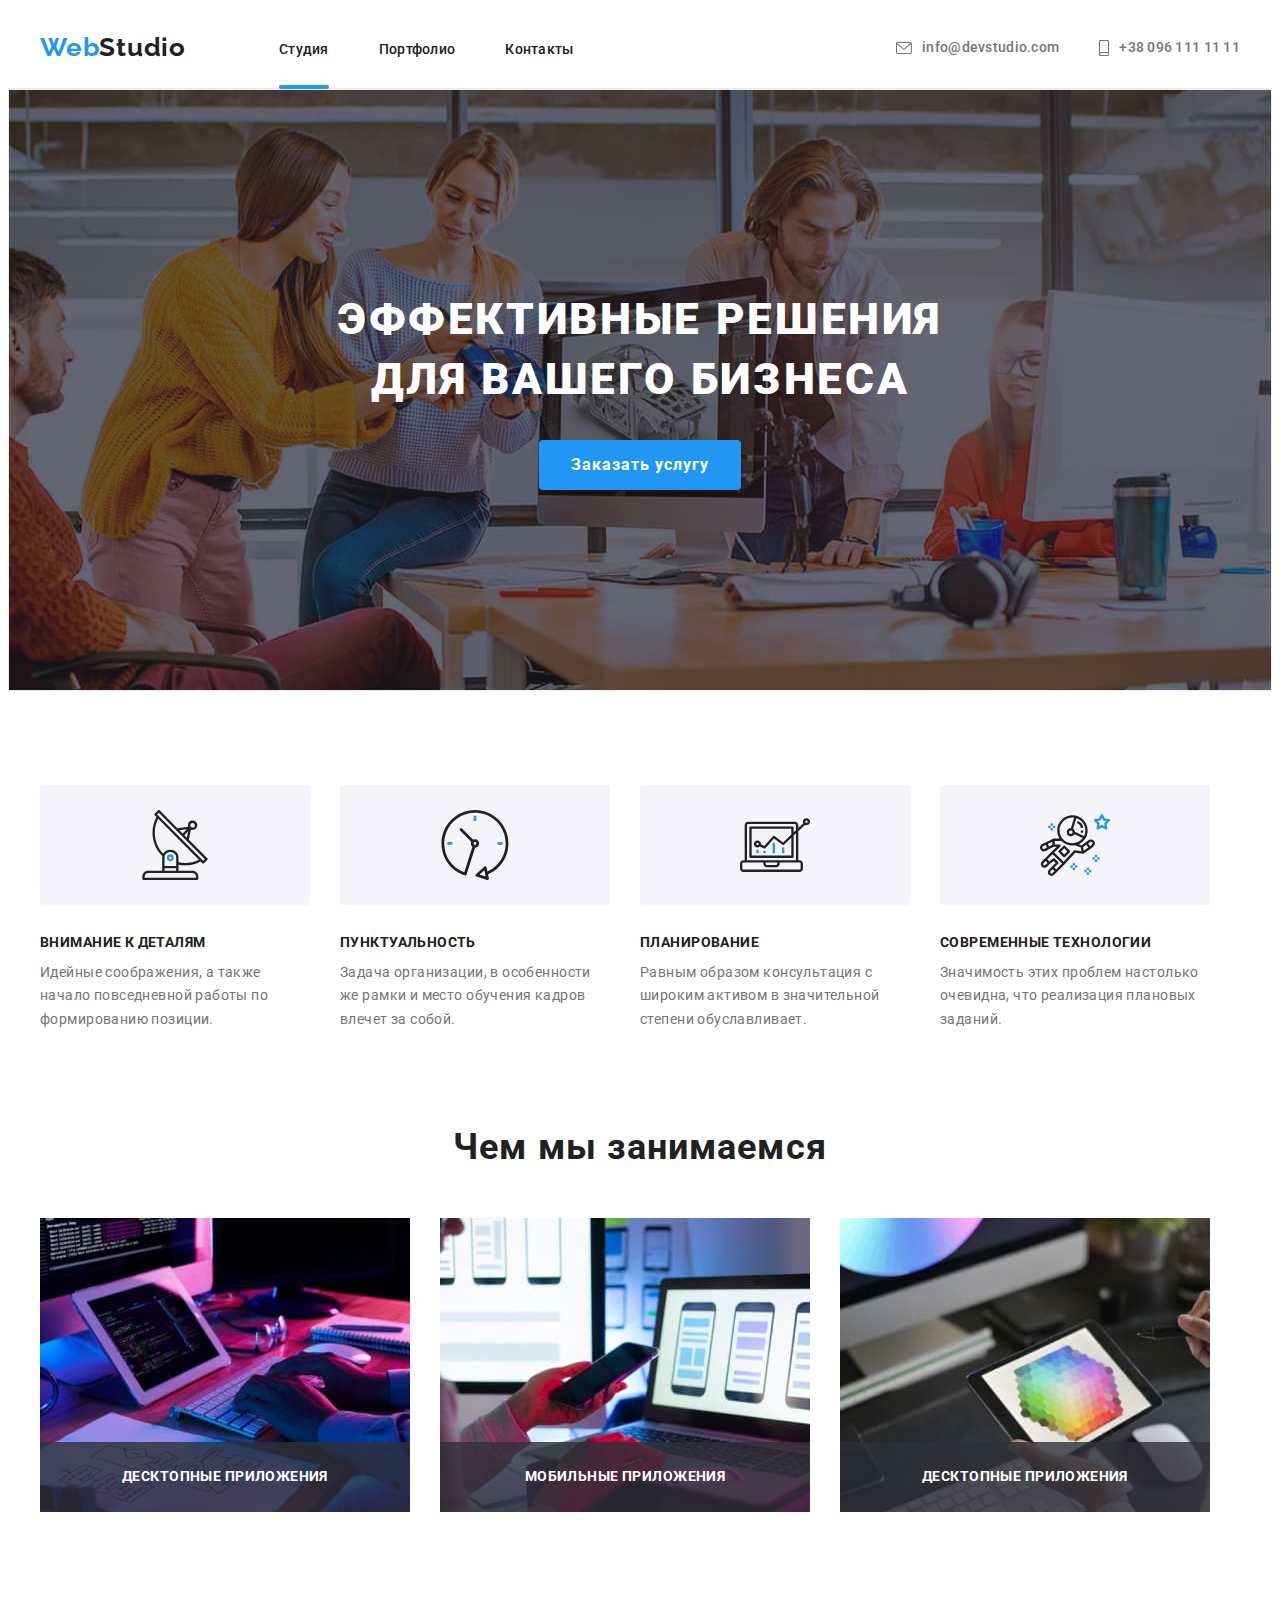
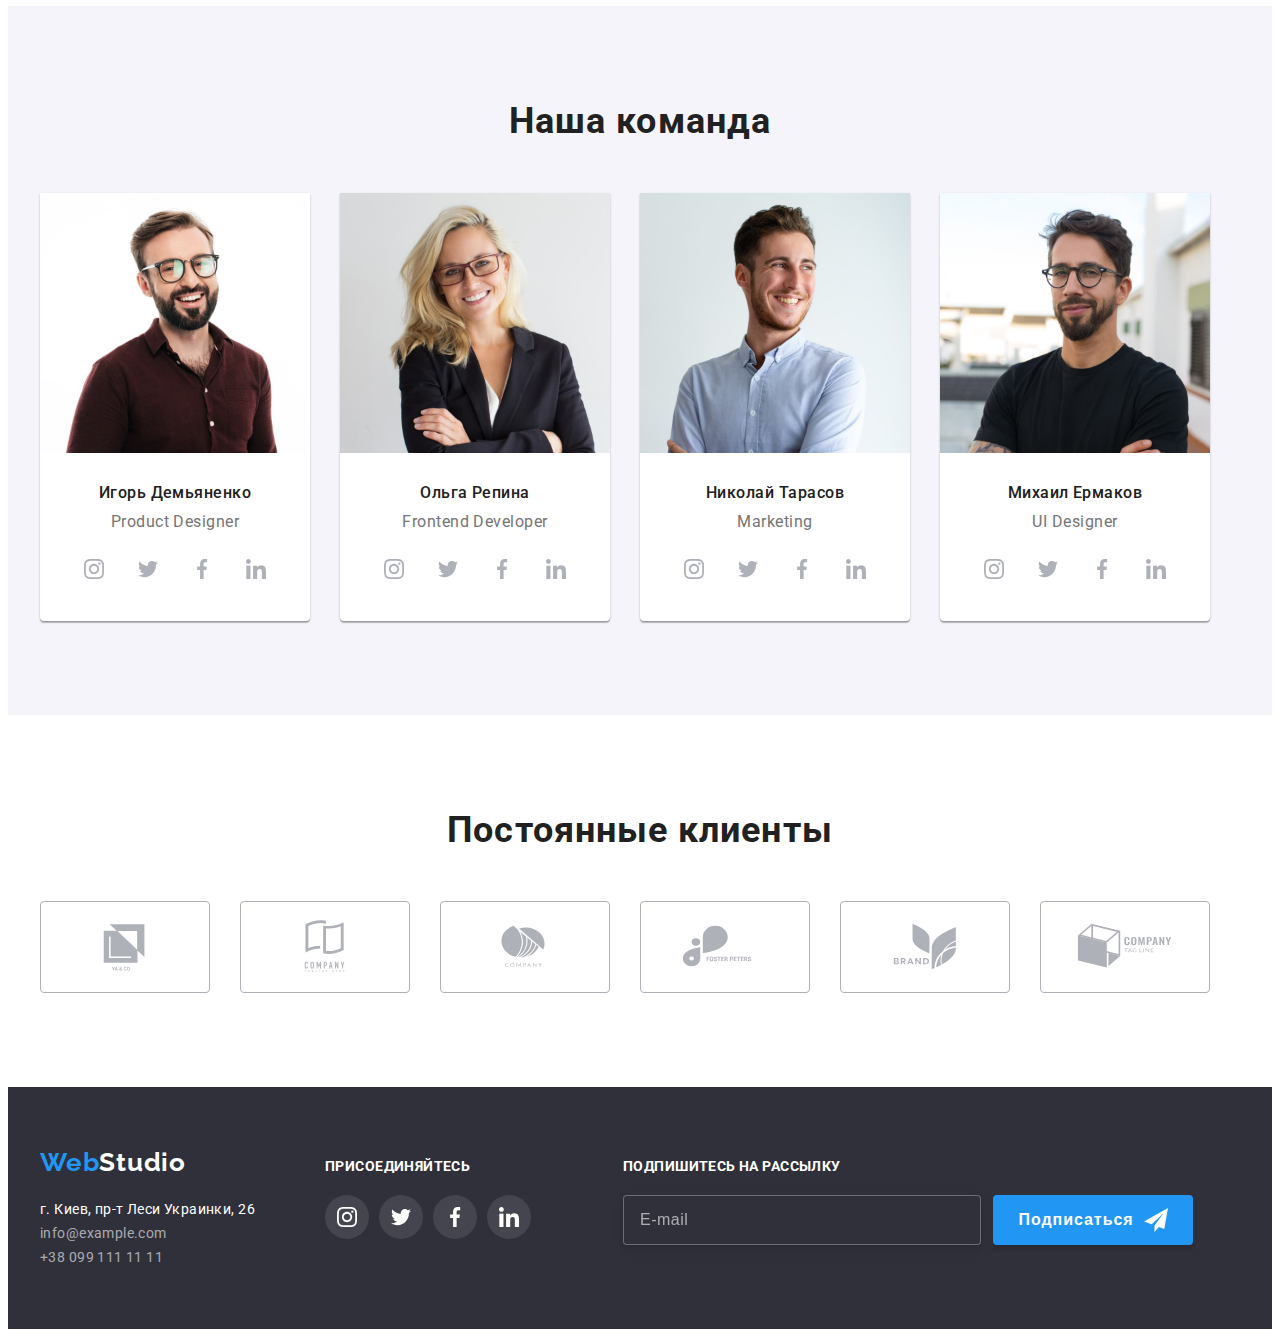
<file: index.html>
<!DOCTYPE html>
<html lang="en">
<head>
    <meta charset="UTF-8">
    <meta http-equiv="X-UA-Compatible" content="IE=edge">
    <meta name="viewport" content="width=device-width, initial-scale=1.0">
    <link rel="stylesheet" href="https://github.com/sindresorhus/modern-normalize/blob/main/modern-normalize.css">
    
    <link rel="preconnect" href="https://fonts.googleapis.com">
    <link rel="preconnect" href="https://fonts.gstatic.com" crossorigin>
    <link href="https://fonts.googleapis.com/css2?family=Roboto:wght@400;500;900&display=swap" rel="stylesheet">
    <link rel="preconnect" href="https://fonts.googleapis.com">
    <link rel="preconnect" href="https://fonts.gstatic.com" crossorigin>
    <link href="https://fonts.googleapis.com/css2?family=Raleway:ital@1&display=swap" rel="stylesheet">
    <link rel="stylesheet" href="./css/main.min.css">
    <title>Document</title>

</head>
<body>
    <header class="header">
        <div class="container header-container">
            <nav class="header-nav">
                <div class="header-logo">
                    <a class="logo link" href="./">Web<span class="logo">Studio</span> </a>
                    </div>
                    <ul class="header-nav-list list">
                        <li class="header-nav-list__item"><a href="./index.html" class="header-nav-list__link link active">Студия</a></li>
                        <li class="header-nav-list__item"><a href="./portfolio.html" class="header-nav-list__link link">Портфолио</a></li>
                        <li class="header-nav-list__item"><a href="" class="header-nav-list__link link">Контакты</a></li>
                    </ul>
            </nav>
                    <ul class="header-contacts list">
                        <li class="header-contacts__item">
                            <a href="info@devstudio.com" class="header-contacts__mail link" >
                                <svg class="header-contacts__icon" width="16" height="12">
                                    <use href="./images/icons.svg#icon-envelope">
                                    </use>
                                </svg>
                                info@devstudio.com</a>
                        </li>
                        <li class="header-contacts__item">
                            <a href="tel:+380961111111" class="header-contacts__tel link">
                                <svg class="header-contacts__icon" width="10" height="16">
                                    <use href="./images/icons.svg#icon-smartphone">
                                    </use>
                                </svg>
                                +38 096 111 11 11</a>
                        </li>
                    </ul> 
                    
        </div>
    </header>
    <main>
        <section class="hero">
            <div class="container">
                <h1 class="hero__title">Эффективные решения<br> для вашего бизнеса</h1>
                <button type="button" class="hero__btn" data-modal-open>Заказать услугу</button>
            </div>
        </section>
        <section class="strengths">
            <div class="container">
                <h2 class="visually-hidden">Особенности</h2>
                <ul class="strengths-list list">
                    <li class="strengths-list__item">
                        <div class="strengths-list__svg">
                            <svg class="strengths-list__icon" width="70" height="70">
                                <use href="./images/icons.svg#icon-antenna">
                                </use>
                            </svg>
                        </div>
                        <h3 class="strengths-list__subtitle">Внимание к деталям</h3>
                        <p class="strengths-list__text">Идейные соображения, а также начало повседневной работы по формированию позиции.</p>
                    </li>

                    <li class="strengths-list__item">
                        <div class="strengths-list__svg">
                            <svg class="strengths-list__icon" width="70" height="70">
                                <use href="./images/icons.svg#icon-clock">
                                </use>
                            </svg>                        
                        </div>
                        <h3 class="strengths-list__subtitle">Пунктуальность</h3>
                        <p class="strengths-list__text">Задача организации, в особенности же рамки и место обучения кадров влечет за собой.</p>
                    </li>

                    <li class="strengths-list__item">
                        <div class="strengths-list__svg">
                            <svg class="strengths-list__icon" width="70" height="70">
                                <use href="./images/icons.svg#icon-diagram">
                                </use>
                            </svg>
                        
                        </div>
                        <h3 class="strengths-list__subtitle">Планирование</h3>
                        <p class="strengths-list__text">Равным образом консультация с широким активом в значительной степени обуславливает.</p>
                    </li>

                    <li class="strengths-list__item">
                        <div class="strengths-list__svg">
                            <svg class="strengths-list__icon" width="70" height="70">
                                <use href="./images/icons.svg#icon-astronaut">
                                </use>
                            </svg>                        
                        </div>
                        <h3 class="strengths-list__subtitle">Современные технологии</h3>
                        <p class="strengths-list__text">Значимость этих проблем настолько очевидна, что реализация плановых заданий.</p>
                    </li>
                </ul>
            </div>
        </section>
        <section class="we-doings">
            <div class="container">
            <h2 class="we-doings__title">Чем мы занимаемся</h2>
            <ul class="we-doings-list list">
                <li class="we-doings-list__item">
                        <img src="./images/computer.jpg" alt="компьютер" width="370" height="294">
                        <p class="we-doings-list__text">Десктопные приложения</p>
                </li>
                <li class="we-doings-list__item">
                    <img src="./images/telephone.jpg" alt="телефон" width="370" height="294">
                    <p class="we-doings-list__text">Мобильные приложения</p>
                </li>
                <li class="we-doings-list__item">
                    <img src="./images/tablet.jpg" alt="планшет" width="370" height="294">
                    <p class="we-doings-list__text">Десктопные приложения</p>
                </li>
            </ul>
            </div>
        </section>
        <section class="team">
            <div class="container">
            <h2 class="team__title">Наша команда</h2>
            <ul class="team-list list">
                <li class="team-list__item">
                    <img src="./images/man.jpg" alt="мужчина" width="270" height="260">
                    <div class="team-list__item-content"> 
                    <h3  class="team-list__name">Игорь Демьяненко</h3>
                    <p class="team-list__speciality" lang="en">Product Designer</p>
                    <ul class="team-socials socials list">
                        <li class="team-socials__item socials__item ">
                            <a href="" class="team-socials__link socials__link">
                            <svg class="team-socials__icon socials__icon" width="20" height="20">
                                <use 
                                    href="./images/icons.svg#icon-instagram"> 
                                </use>
                            </svg>
                            </a>
                        </li>

                        <li class="team-socials__item socials__item list">
                            <a href="" class="team-socials__link socials__link">
                                <svg class="team-socials__icon socials__icon" width="20" height="20">
                                    <use href="./images/icons.svg#icon-twitter">
                                    </use>
                                </svg>
                            </a>
                        </li>

                        <li class="team-socials__item socials__item list">
                            <a href="" class="team-socials__link socials__link">
                                <svg class="team-socials__icon socials__icon" width="20" height="20">
                                    <use href="./images/icons.svg#icon-facebook">
                                    </use>
                                </svg>
                            </a>
                        </li>

                        <li class="team-socials__item socials__item list">
                            <a href="" class="team-socials__link socials__link">
                                <svg class="team-socials__icon socials__icon" width="20" height="20">
                                    <use href="./images/icons.svg#icon-linkedin">
                                    </use>
                                </svg>
                            </a>
                        </li>
                    </ul>

                    </div>
                </li>
                <li class="team-list__item">
                    <img src="./images/young-woman.jpg" alt="девушка" width="270" height="260">
                    <div class="team-list__item-content">
                    <h3 class="team-list__name">Ольга Репина</h3>
                    <p class="team-list__speciality" lang="en">Frontend Developer</p>
                    <ul class="team-socials socials list">
                        <li class="team-socials__item socials__item ">
                            <a href="" class="team-socials__link socials__link">
                                <svg class="team-socials__icon socials__icon" width="20" height="20">
                                    <use href="./images/icons.svg#icon-instagram">
                                    </use>
                                </svg>
                            </a>
                        </li>
                    
                        <li class="team-socials__item socials__item list">
                            <a href="" class="team-socials__link socials__link">
                                <svg class="team-socials__icon socials__icon" width="20" height="20">
                                    <use href="./images/icons.svg#icon-twitter">
                                    </use>
                                </svg>
                            </a>
                        </li>
                    
                        <li class="team-socials__item socials__item list">
                            <a href="" class="team-socials__link socials__link">
                                <svg class="team-socials__icon socials__icon" width="20" height="20">
                                    <use href="./images/icons.svg#icon-facebook">
                                    </use>
                                </svg>
                            </a>
                        </li>
                    
                        <li class="team-socials__item socials__item list">
                            <a href="" class="team-socials__link socials__link">
                                <svg class="team-socials__icon socials__icon" width="20" height="20">
                                    <use href="./images/icons.svg#icon-linkedin">
                                    </use>
                                </svg>
                            </a>
                        </li>
                    </ul>
                    </div>
                </li>
                <li class="team-list__item">
                    <img src="./images/guy.jpg" alt="парень" width="270" height="260">
                    <div class="team-list__item-content">
                    <h3 class="team-list__name">Николай Тарасов</h3>
                    <p class="team-list__speciality" lang="en">Marketing</p>
                        <ul class="team-socials socials list">
                            <li class="team-socials__item socials__item ">
                                <a href="" class="team-socials__link socials__link">
                                    <svg class="team-socials__icon socials__icon" width="20" height="20">
                                        <use href="./images/icons.svg#icon-instagram">
                                        </use>
                                    </svg>
                                </a>
                            </li>
                        
                            <li class="team-socials__item socials__item list">
                                <a href="" class="team-socials__link socials__link">
                                    <svg class="team-socials__icon socials__icon" width="20" height="20">
                                        <use href="./images/icons.svg#icon-twitter">
                                        </use>
                                    </svg>
                                </a>
                            </li>
                        
                            <li class="team-socials__item socials__item list">
                                <a href="" class="team-socials__link socials__link">
                                    <svg class="team-socials__icon socials__icon" width="20" height="20">
                                        <use href="./images/icons.svg#icon-facebook">
                                        </use>
                                    </svg>
                                </a>
                            </li>
                        
                            <li class="team-socials__item socials__item list">
                                <a href="" class="team-socials__link socials__link">
                                    <svg class="team-socials__icon socials__icon" width="20" height="20">
                                        <use href="./images/icons.svg#icon-linkedin">
                                        </use>
                                    </svg>
                                </a>
                            </li>
                        </ul>
                    </div>
                </li>
                <li class="team-list__item">
                    <img src="./images/man1.jpg" alt="мужчина" width="270" height="260">
                    <div class="team-list__item-content">
                    <h3 class="team-list__name">Михаил Ермаков</h3>
                    <p class="team-list__speciality" lang="en">UI Designer</p>
                        <ul class="team-socials socials list">
                            <li class="team-socials__item socials__item ">
                                <a href="" class="team-socials__link socials__link">
                                    <svg class="team-socials__icon socials__icon" width="20" height="20">
                                        <use href="./images/icons.svg#icon-instagram">
                                        </use>
                                    </svg>
                                </a>
                            </li>
                        
                            <li class="team-socials__item socials__item list">
                                <a href="" class="team-socials__link socials__link">
                                    <svg class="team-socials__icon socials__icon" width="20" height="20">
                                        <use href="./images/icons.svg#icon-twitter">
                                        </use>
                                    </svg>
                                </a>
                            </li>
                        
                            <li class="team-socials__item socials__item list">
                                <a href="" class="team-socials__link socials__link">
                                    <svg class="team-socials__icon socials__icon" width="20" height="20">
                                        <use href="./images/icons.svg#icon-facebook">
                                        </use>
                                    </svg>
                                </a>
                            </li>
                        
                            <li class="team-socials__item socials__item list">
                                <a href="" class="team-socials__link socials__link">
                                    <svg class="team-socials__icon socials__icon" width="20" height="20">
                                        <use href="./images/icons.svg#icon-linkedin">
                                        </use>
                                    </svg>
                                </a>
                            </li>
                        </ul>
                    </div>
                </li>
            </ul>
            </div>
        </section>
        <section class="clients">
            <div class="container">
                <h2 class="clients__title">Постоянные клиенты</h2>
                <ul class="clients-list list">
                    <li class="clients-list__item">
                        <a class="clients-list__link" href="">
                            <svg class="clients-list__icon" width="106" height="60">
                                <use href="./images/icons.svg#icon-yaco">
                                </use>
                            </svg>
                        </a>
                    </li>

                    <li class="clients-list__item">
                        <a class="clients-list__link" href="">
                            <svg class="clients-list__icon" width="106" height="60">
                                <use href="./images/icons.svg#icon-tagline_here">
                                </use>
                            </svg>
                        </a>
                    </li>

                    <li class="clients-list__item">
                        <a class="clients-list__link" href="">
                            <svg class="clients-list__icon" width="106" height="60">
                                <use href="./images/icons.svg#icon-company">
                                </use>
                            </svg>
                        </a>
                    </li>

                    <li class="clients-list__item">
                        <a class="clients-list__link" href="">
                            <svg class="clients-list__icon" width="106" height="60">
                                <use href="./images/icons.svg#icon-foster_peters">
                                </use>
                            </svg>
                        </a>
                    </li>

                    <li class="clients-list__item">
                        <a class="clients-list__link" href="">
                            <svg class="clients-list__icon" width="106" height="60">
                                <use href="./images/icons.svg#icon-brand">
                                </use>
                            </svg>
                        </a>
                    </li>

                    <li class="clients-list__item">
                        <a class="clients-list__link" href="">
                        <svg class="clients-list__icon" width="106" height="60">
                            <use href="./images/icons.svg#icon-tagline">
                            </use>
                        </svg>
                        </a>
                    </li>

                </ul> 
            </div>
        </section>
    </main>
    <footer class="footer">
        <div class="container footer-container ">
            <div class="footer-contacts">
                <div class="footer-logo">   
                    <a class="logo link" href="./">Web<span class="logo">Studio</span> </a>
                </div>
                <address class="footer-addres">
                    <ul class="footer-addres__list list">
                        <li class="footer-addres__item"><a class="footer-addres__location link" href="https://goo.gl/maps/E9oDSqXpcmCjMAju8">г. Киев, пр-т Леси Украинки, 26</a></li>
                        <li class="footer-addres__item"><a class="footer-addres__mail link" href="info@example.com">info@example.com</a></li>
                        <li class="footer-addres__item"><a class="footer-addres__tel link" href="tel:+380991111111">+38 099 111 11 11</a></li>
                    </ul>
                </address>
            </div>
            <div class="footer-join">
                <h3 class="footer-join__subtitle">ПРИСОЕДИНЯЙТЕСЬ</h3>
                <ul class="footer-socials socials list">
                    <li class="footer-socials__item socials__item ">
                        <a href="" class="footer-socials__link socials__link">
                            <svg class="footer-socials__icon socials__icon" width="20" height="20">
                                <use href="./images/icons.svg#icon-instagram">
                                </use>
                            </svg>
                        </a>
                    </li>
                
                    <li class="footer-socials__item socials__item list">
                        <a href="" class="footer-socials__link socials__link">
                            <svg class="footer-socials__icon socials__icon" width="20" height="20">
                                <use href="./images/icons.svg#icon-twitter">
                                </use>
                            </svg>
                        </a>
                    </li>
                
                    <li class="footer-socials__item socials__item list">
                        <a href="" class="footer-socials__link socials__link">
                            <svg class="footer-socials__icon socials__icon" width="20" height="20">
                                <use href="./images/icons.svg#icon-facebook">
                                </use>
                            </svg>
                        </a>
                    </li>
                
                    <li class="footer-socials__item socials__item list">
                        <a href="" class="footer-socials__link socials__link">
                            <svg class="footer-socials__icon socials__icon" width="20" height="20">
                                <use href="./images/icons.svg#icon-linkedin">
                                </use>
                            </svg>
                        </a>
                    </li>
                </ul>
            </div>
            <div class="footer-subscribe">
                <h3 class="footer-subscribe__subtitle">Подпишитесь на рассылку</h3>
                <form action="#" class="subscribe-form">
                        <input type="email" 
                            name="email" 
                            class="subscribe-form__input" 
                            required
                            placeholder="E-mail"
                            />
                   
                    <button type="submit" class="subscribe-form__btn">Подписаться
                        <svg class="subscribe-form__icon-send" width="24" height="24">
                            <use href="./images/icons.svg#icon-send">
                            </use>
                        </svg>
                    </button>
                </form>    
            </div>
        </div>
    </footer>
    <div class="backdrop is-hidden" data-modal >
        <div class="modal ">
            <button type="button" class="modal__close" data-modal-close>
                <svg class="close-icon" width="18" height="18">
                    <use href="./images/icons.svg#icon-close">
                    </use>
                </svg>
            </button>
            <p class="modal__subtitle">Оставьте свои данные, мы вам перезвоним</p>
            <form action="#" class="modal__form form">
                <div class="form__field">
                    <label for="user-name" class="form__tags">Имя</label>
                        <div class="form__input-wrap">
                            <input  
                                type="text" 
                                name="user-name" 
                                id="user-name"
                                class="form__input"
                                required>
                            <svg class="form__icon" width="18" height="18">
                                <use href="./images/icons.svg#icon-person">
                                </use>
                            </svg>
                        </div>
                </div>
                <div class="form__field">
                    <label for="user-tel" class="form__tags">Телефон</label>
                        <div class="form__input-wrap">
                            <input  type="text"
                                    name="user-tel" 
                                    id="user-tel" 
                                    class="form__input" 
                                    required>
                            <svg class="form__icon" width="18" height="18">
                                <use href="./images/icons.svg#icon-phone">
                                </use>
                            </svg>
                        </div>
                </div>
                <div class="form__field">
                    <label for="user-email" class="form__tags">Почта</label>
                        <div class="form__input-wrap">
                            <input  type="text" 
                                    name="user-email" 
                                    id="user-email" 
                                    class="form__input" 
                                    required>
                            <svg class="form__icon" width="18" height="18">
                                <use href="./images/icons.svg#icon-email">
                                </use>
                            </svg>
                        </div>
                </div>
                <div class="form__field">
                    <label for="user-text" class="form__tags">Комментарий</label>
                        <textarea 
                            name="user-text" 
                            id="user-text" 
                            class="form__textarea" 
                            placeholder="Введите текст" 
                            checked ></textarea>  
                </div>
                <div class="form__field-polisy">
                    <input type="checkbox" 
                    name="policy" 
                    class="form__chec visually-hidden" 
                    id="policy"
                    >
                    <label for="policy" class="form__chec-text">
                        <span>
                            <svg class="form__icon-chec" width="16" height="15">
                                <use href="./images/icons.svg#icon-check"></use>
                            </svg>
                        </span>Соглашаюсь с рассылкой и принимаю <a href="./" class="form__policy-text">Условия договора</a> </label>
                    
                </div>

                <button type="submit" class="form__btn">Отправить</button>
            </form>
        </div>
    </div>
    <script src="./js/modal.js"></script>
</body>
</html>
</file>
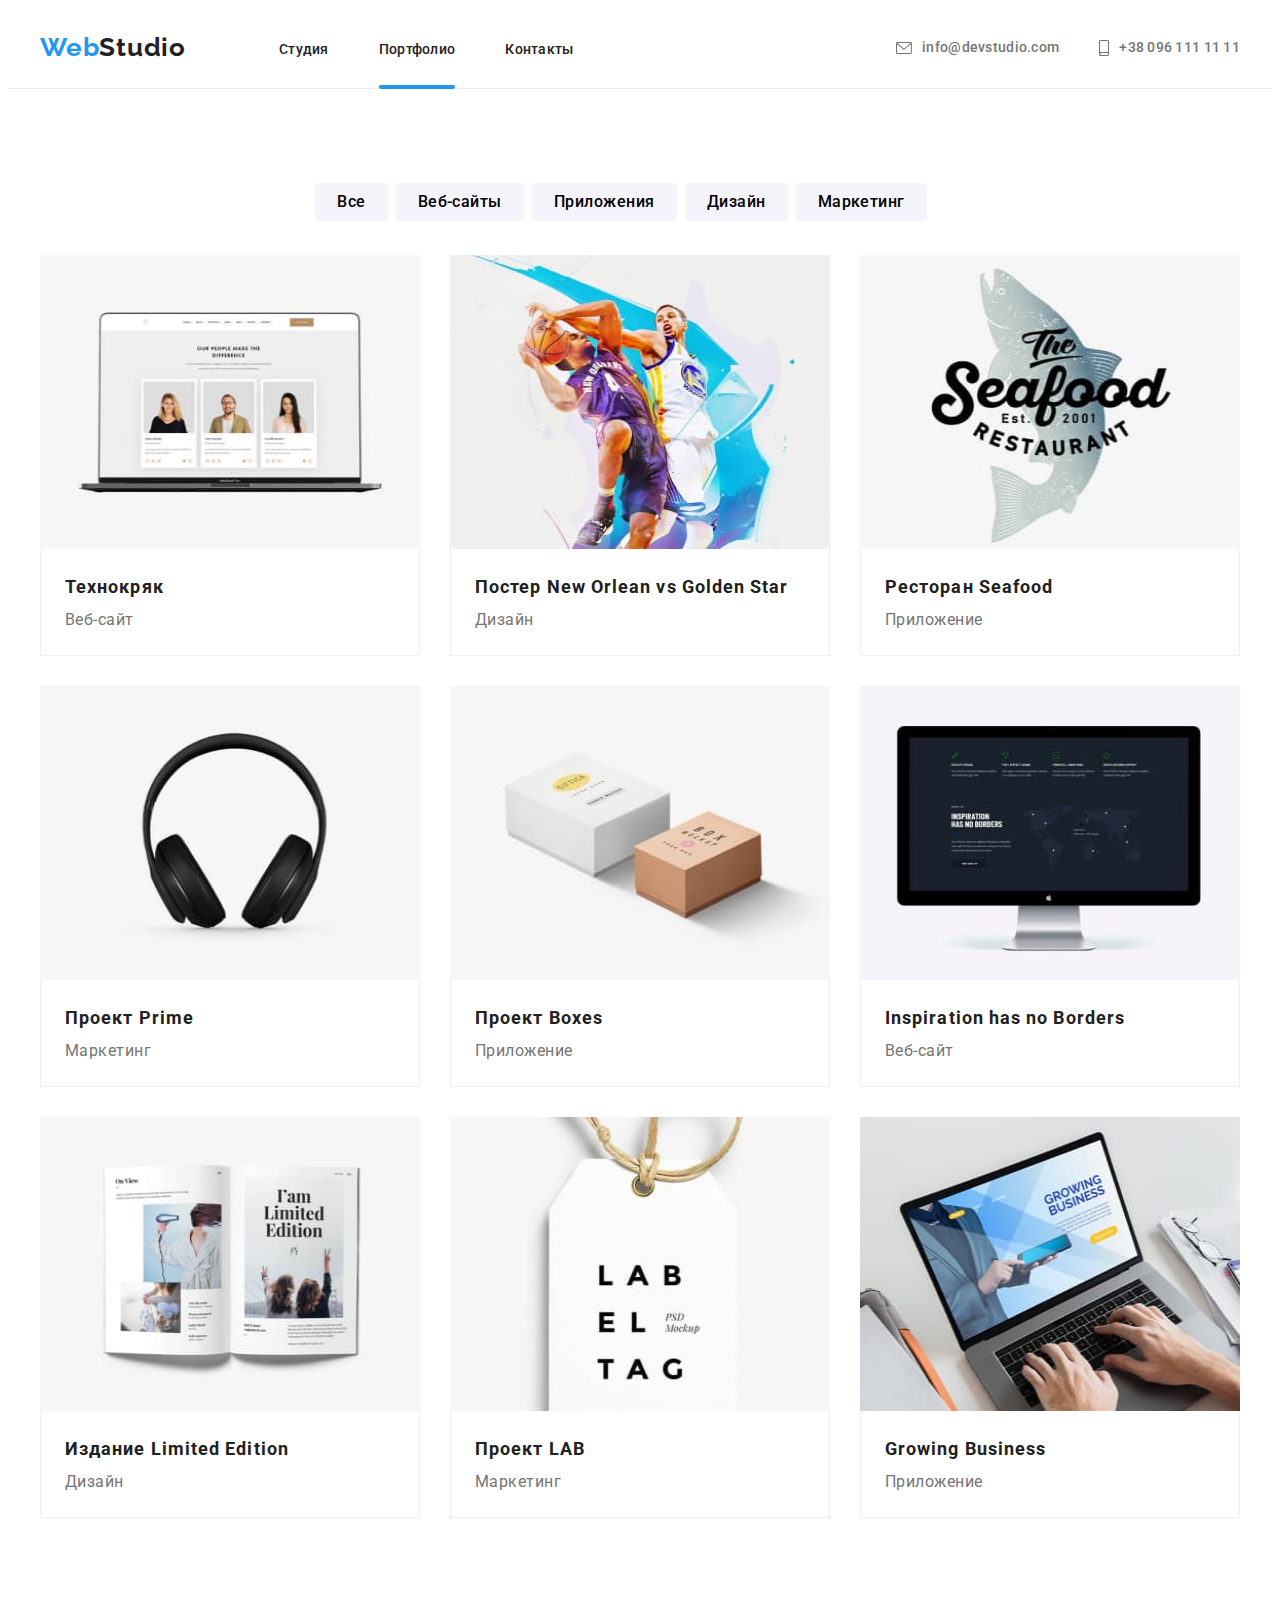
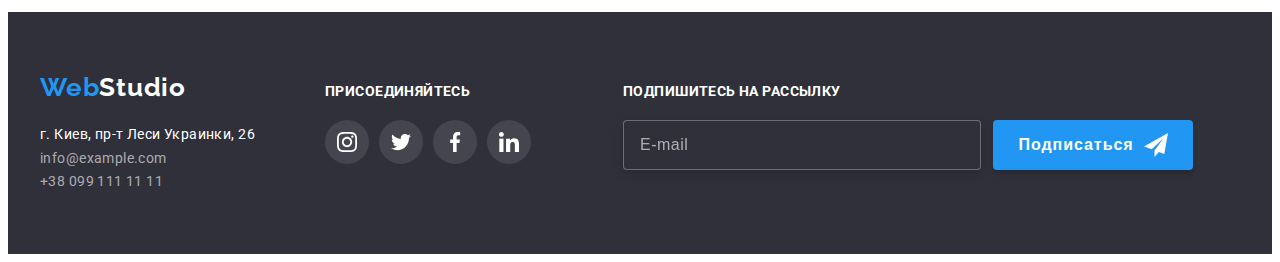
<file: portfolio.html>
<!DOCTYPE html>
<html lang="en">
<head>
    <meta charset="UTF-8">
    <meta http-equiv="X-UA-Compatible" content="IE=edge">
    <meta name="viewport" content="width=device-width, initial-scale=1.0">
    <link rel="stylesheet" href="https://github.com/sindresorhus/modern-normalize/blob/main/modern-normalize.css">
    <link rel="preconnect" href="https://fonts.googleapis.com">
    <link rel="preconnect" href="https://fonts.gstatic.com" crossorigin>
    <link href="https://fonts.googleapis.com/css2?family=Roboto:wght@400;500;900&display=swap" rel="stylesheet">
    <link rel="preconnect" href="https://fonts.googleapis.com">
    <link rel="preconnect" href="https://fonts.gstatic.com" crossorigin>
    <link href="https://fonts.googleapis.com/css2?family=Raleway:ital@1&display=swap" rel="stylesheet">
    <link rel="stylesheet" href="./css/main.min.css">
    <title>Document</title>
</head>

<body>
    <header class="header">
        <div class="container header-container">
            <nav class="header-nav">
                <div class="header-logo">
                <a class="logo link" href="./">Web<span class="logo">Studio</span> </a>
                </div>
                <ul class="header-nav-list list">
                    <li class="header-nav-list__item"><a href="./index.html" class="header-nav-list__link link ">Студия</a></li>
                    <li class="header-nav-list__item"><a href="./portfolio.html" class="header-nav-list__link link active">Портфолио</a></li>
                    <li class="header-nav-list__item"><a href="" class="header-nav-list__link link">Контакты</a></li>
                </ul>
            </nav>
            <ul class="header-contacts list">
                <li class="header-contacts__item">
                    <a href="info@devstudio.com" class="header-contacts__mail link">
                        <svg class="header-contacts__icon" width="16" height="12">
                            <use href="./images/icons.svg#icon-envelope">
                            </use>
                        </svg>
                        info@devstudio.com</a>
                </li>
                <li class="header-contacts__item">
                    <a href="tel:+380961111111" class="header-contacts__tel link">
                        <svg class="header-contacts__icon" width="10" height="16">
                            <use href="./images/icons.svg#icon-smartphone">
                            </use>
                        </svg>
                        +38 096 111 11 11</a>
                </li>
            </ul
        </div>
    </header>
    <main>
        <section class="portfolio">
            <div class="container">
                <ul class="filter-list list">
                    <li class="filter-list__item"><button  class="filter-list__btn" type="button">Все</button></li>
                    <li class="filter-list__item"><button class="filter-list__btn" type="button">Веб-сайты</button></li>
                    <li class="filter-list__item"><button class="filter-list__btn" type="button">Приложения</button></li>
                    <li class="filter-list__item"><button class="filter-list__btn" type="button">Дизайн</button></li>
                    <li class="filter-list__item"><button class="filter-list__btn" type="button">Маркетинг</button></li>
                </ul>

                <ul class="portfolio-list list">
                    
                        <li class="portfolio-list__item">
                            <div class="portfolio-list__cards">
                                <div class="portfolio-list__cards-text-wrap">
                                    <img src="./images/notebook.jpg" alt="ноутбук" width="370" height="294">
                                    <p class="portfolio-list__cards-text">Технокряк это современная площадка распространения коронавируса. Компании используют эту платформу для цифрового
                                    шпионажа и атак на защищённые сервера конкурентов.</p>
                                </div>
                                <div class="portfolio-list__item-content">
                                    <h3 class="portfolio-list__subtitle">Технокряк</h3>
                                    <p class="portfolio-list__text">Веб-сайт</p>
                                </div>
                            </div>
                        </li>  
                    
                    <li class="portfolio-list__item">
                        <div class="portfolio-list__cards">
                            <div class="portfolio-list__cards-text-wrap">
                                <img src="./images/poster.jpg" alt="баскетболисты" width="370" height="294">
                                <p class="portfolio-list__cards-text">Технокряк это современная площадка распространения коронавируса. Компании
                                    используют эту платформу для цифрового
                                    шпионажа и атак на защищённые сервера конкурентов.</p>
                            </div>
                            <div class="portfolio-list__item-content">
                                <h3 class="portfolio-list__subtitle">Постер New Orlean vs Golden Star</h3>
                                <p class="portfolio-list__text">Дизайн</p>
                            </div>
                        </div>
                    </li>

                    <li class="portfolio-list__item">
                        <div class="portfolio-list__cards">
                            <div class="portfolio-list__cards-text-wrap">
                                <img src="./images/logo.jpg" alt="лого ресторана" width="370" height="294">
                                <p class="portfolio-list__cards-text">Технокряк это современная площадка распространения коронавируса. Компании
                                    используют эту платформу для цифрового
                                    шпионажа и атак на защищённые сервера конкурентов.</p>
                            </div>
                            <div class="portfolio-list__item-content">
                                <h3 class="portfolio-list__subtitle">Ресторан Seafood</h3>
                                <p class="portfolio-list__text">Приложение</p>
                            </div>
                        </div>
                    </li>

                    <li class="portfolio-list__item">
                        <div class="portfolio-list__cards">
                            <div class="portfolio-list__cards-text-wrap">
                                <img src="./images/headphones.jpg" alt="наушники" width="370" height="294">
                                <p class="portfolio-list__cards-text">Технокряк это современная площадка распространения коронавируса. Компании
                                    используют эту платформу для цифрового
                                    шпионажа и атак на защищённые сервера конкурентов.</p>
                            </div>
                            <div class="portfolio-list__item-content">
                                <h3 class="portfolio-list__subtitle">Проект Prime</h3>
                                <p class="portfolio-list__text">Маркетинг</p>
                            </div>
                        </div>
                    </li>

                    <li class="portfolio-list__item">
                        <div class="portfolio-list__cards">
                            <div class="portfolio-list__cards-text-wrap">
                                <img src="./images/boxes.jpg" alt="коробки" width="370" height="294">
                                <p class="portfolio-list__cards-text">Технокряк это современная площадка распространения коронавируса. Компании
                                    используют эту платформу для цифрового
                                    шпионажа и атак на защищённые сервера конкурентов.</p>
                            </div>
                            <div class="portfolio-list__item-content">
                                <h3 class="portfolio-list__subtitle">Проект Boxes</h3>
                                <p class="portfolio-list__text">Приложение</p>
                            </div>
                        </div>
                    </li>
  
                    <li class="portfolio-list__item">
                        <div class="portfolio-list__cards">
                            <div class="portfolio-list__cards-text-wrap">
                                <img src="./images/monitor.jpg" alt="монитор" width="370" height="294">
                                <p class="portfolio-list__cards-text">Технокряк это современная площадка распространения коронавируса. Компании
                                    используют эту платформу для цифрового
                                    шпионажа и атак на защищённые сервера конкурентов.</p>
                            </div>
                            <div class="portfolio-list__item-content">
                                <h3 class="portfolio-list__subtitle">Inspiration has no Borders</h3>
                                <p class="portfolio-list__text">Веб-сайт</p>
                            </div>
                        </div>
                    </li>

                    <li class="portfolio-list__item">
                        <div class="portfolio-list__cards">
                            <div class="portfolio-list__cards-text-wrap">
                                <img src="./images/magazine.jpg" alt="журнал" width="370" height="294">
                                <p class="portfolio-list__cards-text">Технокряк это современная площадка распространения коронавируса. Компании
                                    используют эту платформу для цифрового
                                    шпионажа и атак на защищённые сервера конкурентов.</p>
                            </div>
                            <div class="portfolio-list__item-content">
                                <h3 class="portfolio-list__subtitle">Издание Limited Edition</h3>
                                <p class="portfolio-list__text">Дизайн</p>
                            </div>
                        </div>
                    </li>
  
                <li class="portfolio-list__item">
                    <div class="portfolio-list__cards">
                        <div class="portfolio-list__cards-text-wrap">
                            <img src="./images/lable.jpg" alt="лейба" width="370" height="294">
                            <p class="portfolio-list__cards-text">Технокряк это современная площадка распространения коронавируса. Компании
                                используют эту платформу для цифрового
                                шпионажа и атак на защищённые сервера конкурентов.</p>
                        </div>
                        <div class="portfolio-list__item-content">
                            <h3 class="portfolio-list__subtitle">Проект LAB</h3>
                            <p class="portfolio-list__text">Маркетинг</p>
                        </div>
                    </div>
                </li>
  
                    <li class="portfolio-list__item">
                        <div class="portfolio-list__cards">
                            <div class="portfolio-list__cards-text-wrap">
                                <img src="./images/notebook2.jpg" alt="ноутбук" width="370" height="294">
                                <p class="portfolio-list__cards-text">Технокряк это современная площадка распространения коронавируса. Компании
                                    используют эту платформу для цифрового
                                    шпионажа и атак на защищённые сервера конкурентов.</p>
                            </div>
                            <div class="portfolio-list__item-content">
                                <h3 class="portfolio-list__subtitle">Growing Business</h3>
                                <p class="portfolio-list__text">Приложение</p>
                            </div>
                        </div>
                    </li>
  
                </ul>
            </div>
        </section>
    </main>
    <footer class="footer">
        <div class="container footer-container ">
            <div class="footer-contacts">
                <div class="footer-logo">
                    <a class="logo link" href="./">Web<span class="logo">Studio</span> </a>
                </div>
                <address class="footer-addres">
                    <ul class="footer-addres__list list">
                        <li class="footer-addres__item"><a class="footer-addres__location link"
                                href="https://goo.gl/maps/E9oDSqXpcmCjMAju8">г. Киев, пр-т Леси Украинки, 26</a></li>
                        <li class="footer-addres__item"><a class="footer-addres__mail link"
                                href="info@example.com">info@example.com</a></li>
                        <li class="footer-addres__item"><a class="footer-addres__tel link" href="tel:+380991111111">+38 099
                                111 11 11</a></li>
                    </ul>
                </address>
            </div>
            <div class="footer-join">
                <h3 class="footer-join__subtitle">ПРИСОЕДИНЯЙТЕСЬ</h3>
                <ul class="footer-socials socials list">
                    <li class="footer-socials__item socials__item ">
                        <a href="" class="footer-socials__link socials__link">
                            <svg class="footer-socials__icon socials__icon" width="20" height="20">
                                <use href="./images/icons.svg#icon-instagram">
                                </use>
                            </svg>
                        </a>
                    </li>
    
                    <li class="footer-socials__item socials__item list">
                        <a href="" class="footer-socials__link socials__link">
                            <svg class="footer-socials__icon socials__icon" width="20" height="20">
                                <use href="./images/icons.svg#icon-twitter">
                                </use>
                            </svg>
                        </a>
                    </li>
    
                    <li class="footer-socials__item socials__item list">
                        <a href="" class="footer-socials__link socials__link">
                            <svg class="footer-socials__icon socials__icon" width="20" height="20">
                                <use href="./images/icons.svg#icon-facebook">
                                </use>
                            </svg>
                        </a>
                    </li>
    
                    <li class="footer-socials__item socials__item list">
                        <a href="" class="footer-socials__link socials__link">
                            <svg class="footer-socials__icon socials__icon" width="20" height="20">
                                <use href="./images/icons.svg#icon-linkedin">
                                </use>
                            </svg>
                        </a>
                    </li>
                </ul>
            </div>
            <div class="footer-subscribe">
                <h3 class="footer-subscribe__subtitle">Подпишитесь на рассылку</h3>
                <form action="#" class="subscribe-form">
                    <input type="email" name="email" class="subscribe-form__input" required placeholder="E-mail" />
    
                    <button type="submit" class="subscribe-form__btn">Подписаться
                        <svg class="subscribe-form__icon-send" width="24" height="24">
                            <use href="./images/icons.svg#icon-send">
                            </use>
                        </svg>
                    </button>
                </form>
            </div>
        </div>
    </footer>

</body>

</html>
</file>
<file: css/main.min.css>
:root{--second-title-color: #212121;--third-title-color: #212121;--text-color: #757575;--name-text-color: #212121;--speciality-text-color: #757575;--accent-color: #2196f3}p,h1,h2,h3,h4,h5,h6{margin:0}ul{margin:0;padding:0}img{display:block;min-width:100%}button{border:none;cursor:pointer}.visually-hidden{position:absolute;white-space:nowrap;width:1px;height:1px;overflow:hidden;border:0;padding:0;clip:rect(0 0 0 0);-webkit-clip-path:inset(50%);clip-path:inset(50%);margin:-1px}body{font-family:"Roboto", sans-serif;background:#ffffff;color:#212121}.list{list-style:none}.link{text-decoration:none}.container{width:1200px;padding-left:15px;padding-right:15px;margin:0 auto}.socials{display:-webkit-box;display:-ms-flexbox;display:flex;-webkit-box-pack:center;-ms-flex-pack:center;justify-content:center;margin-bottom:30px}.socials__item{height:44px;width:44px}.socials__item+.socials__item{margin-left:10px}.socials__link{width:100%;height:100%;border-radius:50%;display:-webkit-box;display:-ms-flexbox;display:flex;-webkit-box-align:center;-ms-flex-align:center;align-items:center;-webkit-box-pack:center;-ms-flex-pack:center;justify-content:center;-webkit-transition:background-color 250ms cubic-bezier(0.4, 0, 0.2, 1),color 250ms cubic-bezier(0.4, 0, 0.2, 1);transition:background-color 250ms cubic-bezier(0.4, 0, 0.2, 1),color 250ms cubic-bezier(0.4, 0, 0.2, 1)}.socials__link:hover,.socials__link:focus{background-color:var(--accent-color);color:#ffffff}.socials__icon{fill:currentColor}.logo{font-family:Raleway;font-weight:700;font-size:26px;line-height:1.19;letter-spacing:0.03em}.header{background:#ffffff;border-bottom:1px solid #ececec}.header-container{display:-webkit-box;display:-ms-flexbox;display:flex;-webkit-box-align:center;-ms-flex-align:center;align-items:center}.header-nav{display:-webkit-box;display:-ms-flexbox;display:flex}.header-logo{padding-top:24px;padding-bottom:25px;margin-right:93px}.header-logo a{color:var(--accent-color)}.header-logo span{color:#212121}.header-nav-list{display:-webkit-box;display:-ms-flexbox;display:flex;-webkit-box-align:center;-ms-flex-align:center;align-items:center}.header-nav-list:last-child{margin-right:0}.header-nav-list__item{margin-right:50px}.header-nav-list__link{font-weight:500;font-size:14px;line-height:1, 14;letter-spacing:0.02em;color:#212121;padding-top:32px;padding-bottom:32px;-webkit-transition:color 250ms cubic-bezier(0.4, 0, 0.2, 1);transition:color 250ms cubic-bezier(0.4, 0, 0.2, 1);position:relative}.header-nav-list__link:hover,.header-nav-list__link:focus{color:var(--accent-color)}.header-nav-list__link.active::after{content:"";width:100%;height:4px;background-color:var(--accent-color);border-radius:2px;position:absolute;left:0;bottom:0}.header-contacts{display:-webkit-box;display:-ms-flexbox;display:flex;margin-left:auto}.header-contacts__item:first-child{margin-right:30px}.header-contacts__mail{font-weight:500;font-size:14px;line-height:1.14;letter-spacing:0.02em;color:#757575;padding-top:32px;padding-bottom:32px;margin-left:10px;display:-webkit-box;display:-ms-flexbox;display:flex;-webkit-box-align:center;-ms-flex-align:center;align-items:center;fill:#757575;-webkit-transition:color 250ms cubic-bezier(0.4, 0, 0.2, 1),fill 250ms cubic-bezier(0.4, 0, 0.2, 1);transition:color 250ms cubic-bezier(0.4, 0, 0.2, 1),fill 250ms cubic-bezier(0.4, 0, 0.2, 1)}.header-contacts__mail:hover,.header-contacts__mail:focus{color:var(--accent-color);fill:var(--accent-color)}.header-contacts__icon{padding-right:10px}.header-contacts__tel{font-weight:500;font-size:14px;line-height:1.14;letter-spacing:0.02em;color:#757575;margin-left:50px;padding-top:32px;padding-bottom:32px;margin-left:10px;display:-webkit-box;display:-ms-flexbox;display:flex;-webkit-box-align:center;-ms-flex-align:center;align-items:center;fill:#757575;-webkit-transition:color 250ms cubic-bezier(0.4, 0, 0.2, 1),fill 250ms cubic-bezier(0.4, 0, 0.2, 1);transition:color 250ms cubic-bezier(0.4, 0, 0.2, 1),fill 250ms cubic-bezier(0.4, 0, 0.2, 1)}.header-contacts__tel:hover,.header-contacts__tel:focus{color:var(--accent-color);fill:var(--accent-color)}.hero{background-color:#2f303a;background-image:-webkit-gradient(linear, left top, left bottom, from(rgba(47,48,58,0.4)), to(rgba(47,48,58,0.4))),url(../images/hero-bg.jpg);background-image:linear-gradient(rgba(47,48,58,0.4), rgba(47,48,58,0.4)),url(../images/hero-bg.jpg);background-repeat:no-repeat;background-position:center;background-size:1600px;padding-top:200px;padding-bottom:200px;border:1px solid #ececec}.hero__title{font-weight:900;font-size:44px;line-height:1.36;text-align:center;letter-spacing:0.06em;text-transform:uppercase;color:#ffffff}.hero__btn{font-family:inherit;font-weight:700;font-size:16px;line-height:1.87;text-align:center;letter-spacing:0.06em;color:#ffffff;background:#2196f3;-webkit-box-shadow:0px 4px 4px rgba(0,0,0,0.15);box-shadow:0px 4px 4px rgba(0,0,0,0.15);border-radius:4px;display:block;margin:0 auto;margin-top:30px;padding:10px 32px;-webkit-transition:background-color 250ms cubic-bezier(0.4, 0, 0.2, 1);transition:background-color 250ms cubic-bezier(0.4, 0, 0.2, 1)}.hero__btn:hover,.hero__btn:focus{background-color:#188ce8}.strengths{padding-top:94px;padding-bottom:94px}.strengths-list{display:-webkit-box;display:-ms-flexbox;display:flex;width:251px}.strengths-list :last-child{margin-right:0}.strengths-list__item{margin-right:30px}.strengths-list__svg{width:270px;height:120px;background:#f5f4fa;border-radius:4px;display:-webkit-box;display:-ms-flexbox;display:flex;-webkit-box-pack:center;-ms-flex-pack:center;justify-content:center;-webkit-box-align:center;-ms-flex-align:center;align-items:center;margin-bottom:30px}.strengths-list__subtitle{font-weight:700;font-size:14px;line-height:1.14;letter-spacing:0.03em;text-transform:uppercase;color:var(--third-title-color);margin-bottom:10px;margin-top:30px}.strengths-list__text{font-size:14px;line-height:1.71;letter-spacing:0.03em;color:var(--text-color)}.we-doings{padding-bottom:94px}.we-doings__title{font-weight:700;font-size:36px;line-height:1.17;text-align:center;letter-spacing:0.03em;color:var(--second-title-color)}.we-doings-list{display:-webkit-box;display:-ms-flexbox;display:flex;margin-top:50px}.we-doings-list__item{width:370px;height:294px;position:relative}.we-doings-list__item:not(:last-child){margin-right:30px}.we-doings-list__text{width:100%;font-weight:700;font-size:14px;line-height:1.14;text-align:center;letter-spacing:0.03em;text-transform:uppercase;color:#ffffff;position:absolute;bottom:0;left:0;background:rgba(47,48,58,0.8);padding:27px 0}.team{background:#f5f4fa;padding-top:94px;padding-bottom:94px}.team__title{font-weight:700;font-size:36px;line-height:1.17;text-align:center;letter-spacing:0.03em;color:var(--second-title-color)}.team-list{margin-top:50px;display:-webkit-box;display:-ms-flexbox;display:flex;-webkit-box-align:center;-ms-flex-align:center;align-items:center}.team-list__item{background:#ffffff;-webkit-box-shadow:0px 1px 3px rgba(0,0,0,0.12),0px 1px 1px rgba(0,0,0,0.14),0px 2px 1px rgba(0,0,0,0.2);box-shadow:0px 1px 3px rgba(0,0,0,0.12),0px 1px 1px rgba(0,0,0,0.14),0px 2px 1px rgba(0,0,0,0.2);border-radius:0px 0px 4px 4px}.team-list__item:not(:last-child){margin-right:30px}.team-list__name{font-weight:500;font-size:16px;text-align:center;line-height:1.19;letter-spacing:0.03em;color:var(--name-text-color);padding-top:30px;padding-bottom:10px}.team-list__speciality{font-size:16px;line-height:1.19;text-align:center;letter-spacing:0.03em;color:var(--speciality-text-color);margin-bottom:16px}.team-socials__link{background-color:#ffffff;color:#afb1b8}.clients{padding-top:94px;padding-bottom:94px}.clients__title{font-weight:700;font-size:36px;line-height:1.17;text-align:center;letter-spacing:0.03em;color:var(--second-title-color);margin-bottom:50px}.clients-list{display:-webkit-box;display:-ms-flexbox;display:flex}.clients-list:last-child{margin-right:0}.clients-list__item{width:170px;height:92px;margin-right:30px}.clients-list__link{width:100%;height:100%;display:-webkit-box;display:-ms-flexbox;display:flex;-webkit-box-align:center;-ms-flex-align:center;align-items:center;-webkit-box-pack:center;-ms-flex-pack:center;justify-content:center;border:1px solid #afb1b8;-webkit-box-sizing:border-box;box-sizing:border-box;border-radius:4px;fill:#afb1b8;-webkit-transition:border-color 250ms cubic-bezier(0.4, 0, 0.2, 1),fill 250ms cubic-bezier(0.4, 0, 0.2, 1);transition:border-color 250ms cubic-bezier(0.4, 0, 0.2, 1),fill 250ms cubic-bezier(0.4, 0, 0.2, 1)}.clients-list__link:hover,.clients-list__link:focus{border-color:var(--accent-color);fill:var(--accent-color)}.portfolio{padding-top:94px;padding-bottom:94px}.filter-list{display:-webkit-box;display:-ms-flexbox;display:flex;-webkit-box-pack:center;-ms-flex-pack:center;justify-content:center;margin-right:30px;margin-bottom:34px}.filter-list__btn{font-family:inherit;font-weight:500;font-size:16px;line-height:1.62;text-align:center;letter-spacing:0.03em;cursor:pointer;padding:6px 22px;background:#f5f4fa;border-radius:4px;margin-right:8px;-webkit-transition:background-color 250ms cubic-bezier(0.4, 0, 0.2, 1),color 250ms cubic-bezier(0.4, 0, 0.2, 1),-webkit-box-shadow 250ms cubic-bezier(0.4, 0, 0.2, 1);transition:background-color 250ms cubic-bezier(0.4, 0, 0.2, 1),color 250ms cubic-bezier(0.4, 0, 0.2, 1),-webkit-box-shadow 250ms cubic-bezier(0.4, 0, 0.2, 1);transition:background-color 250ms cubic-bezier(0.4, 0, 0.2, 1),color 250ms cubic-bezier(0.4, 0, 0.2, 1),box-shadow 250ms cubic-bezier(0.4, 0, 0.2, 1);transition:background-color 250ms cubic-bezier(0.4, 0, 0.2, 1),color 250ms cubic-bezier(0.4, 0, 0.2, 1),box-shadow 250ms cubic-bezier(0.4, 0, 0.2, 1),-webkit-box-shadow 250ms cubic-bezier(0.4, 0, 0.2, 1)}.filter-list__btn:hover,.filter-list__btn:focus{background-color:var(--accent-color);color:#ffffff;-webkit-box-shadow:0px 3px 1px rgba(0,0,0,0.1),0px 1px 2px rgba(0,0,0,0.08),0px 2px 2px rgba(0,0,0,0.12);box-shadow:0px 3px 1px rgba(0,0,0,0.1),0px 1px 2px rgba(0,0,0,0.08),0px 2px 2px rgba(0,0,0,0.12)}.portfolio-list{display:-webkit-box;display:-ms-flexbox;display:flex;-ms-flex-wrap:wrap;flex-wrap:wrap;margin-left:-30px;margin-bottom:-30px}.portfolio-list__item{-ms-flex-preferred-size:calc(100% / 3 - 30px);flex-basis:calc(100% / 3 - 30px);margin-left:30px;margin-bottom:30px;cursor:pointer;-webkit-transition:-webkit-box-shadow 250ms cubic-bezier(0.4, 0, 0.2, 1);transition:-webkit-box-shadow 250ms cubic-bezier(0.4, 0, 0.2, 1);transition:box-shadow 250ms cubic-bezier(0.4, 0, 0.2, 1);transition:box-shadow 250ms cubic-bezier(0.4, 0, 0.2, 1), -webkit-box-shadow 250ms cubic-bezier(0.4, 0, 0.2, 1)}.portfolio-list__item:hover{-webkit-box-shadow:0px 1px 1px rgba(0,0,0,0.12),0px 4px 4px rgba(0,0,0,0.06),1px 4px 6px rgba(0,0,0,0.16);box-shadow:0px 1px 1px rgba(0,0,0,0.12),0px 4px 4px rgba(0,0,0,0.06),1px 4px 6px rgba(0,0,0,0.16)}.portfolio-list__item:hover .portfolio-list__cards-text{-webkit-transform:translateY(0);transform:translateY(0)}.portfolio-list__cards-text-wrap{position:relative;overflow:hidden}.portfolio-list__cards-text{position:absolute;top:0;left:0;font-size:18px;line-height:1.56;letter-spacing:0.03em;color:#ffffff;background:rgba(33,150,243,0.9);padding:63px 24px;-webkit-transform:translateY(100%);transform:translateY(100%);-webkit-transition:-webkit-transform 250ms cubic-bezier(0.4, 0, 0.2, 1);transition:-webkit-transform 250ms cubic-bezier(0.4, 0, 0.2, 1);transition:transform 250ms cubic-bezier(0.4, 0, 0.2, 1);transition:transform 250ms cubic-bezier(0.4, 0, 0.2, 1), -webkit-transform 250ms cubic-bezier(0.4, 0, 0.2, 1)}.portfolio-list__item-content{padding-top:20px;padding-bottom:20px;padding-left:24px;padding-right:24px;background:#ffffff;border:1px solid #eeeeee;-webkit-box-sizing:border-box;box-sizing:border-box;border-top:none}.portfolio-list__subtitle{font-weight:700;font-size:18px;line-height:2;letter-spacing:0.06em;color:#212121}.portfolio-list__text{font-size:16px;line-height:1.87;letter-spacing:0.03em;color:#757575}.footer{background:#2f303a;padding-top:60px;padding-bottom:60px}.footer-container{display:-webkit-box;display:-ms-flexbox;display:flex;-webkit-box-orient:horizontal;-webkit-box-direction:normal;-ms-flex-direction:row;flex-direction:row;-webkit-box-align:baseline;-ms-flex-align:baseline;align-items:baseline}.footer-logo a{color:var(--accent-color)}.footer-logo span{color:#ffffff}.footer-addres__location{font-style:normal;font-size:14px;line-height:1.71;letter-spacing:0.03em;color:#ffffff;-webkit-transition:color 250ms cubic-bezier(0.4, 0, 0.2, 1);transition:color 250ms cubic-bezier(0.4, 0, 0.2, 1)}.footer-addres__location:hover,.footer-addres__location:focus{color:var(--accent-color)}.footer-addres__list{margin-top:20px}.footer-addres__mail{font-style:normal;font-size:14px;line-height:1.71;letter-spacing:0.03em;color:rgba(255,255,255,0.6);-webkit-transition:color 250ms cubic-bezier(0.4, 0, 0.2, 1);transition:color 250ms cubic-bezier(0.4, 0, 0.2, 1)}.footer-addres__mail:hover,.footer-addres__mail:focus{color:var(--accent-color)}.footer-addres__tel{font-style:normal;font-size:14px;line-height:1.71;letter-spacing:0.03em;color:rgba(255,255,255,0.6);-webkit-transition:color 250ms cubic-bezier(0.4, 0, 0.2, 1);transition:color 250ms cubic-bezier(0.4, 0, 0.2, 1)}.footer-addres__tel:hover,.footer-addres__tel:focus{color:var(--accent-color)}.footer-join{margin-left:70px}.footer-join__subtitle{font-weight:700;font-size:14px;line-height:1.14;letter-spacing:0.03em;color:#ffffff;margin-bottom:20px}.footer-socials__link{background:rgba(255,255,255,0.1);color:#ffffff}.footer-subscribe{margin-left:92px}.footer-subscribe__subtitle{font-weight:700;font-size:14px;line-height:1.14;letter-spacing:0.03em;text-transform:uppercase;color:#ffffff;padding-bottom:20px}.subscribe-form{display:-webkit-box;display:-ms-flexbox;display:flex;-webkit-box-align:center;-ms-flex-align:center;align-items:center;-webkit-box-pack:center;-ms-flex-pack:center;justify-content:center}.subscribe-form__input{height:50px;width:358px;border:1px solid rgba(255,255,255,0.3);-webkit-box-sizing:border-box;box-sizing:border-box;-webkit-filter:drop-shadow(0px 4px 4px rgba(0,0,0,0.15));filter:drop-shadow(0px 4px 4px rgba(0,0,0,0.15));border-radius:4px;background:#2f303a;padding-left:16px;padding-top:15px;padding-bottom:15px;font-size:16px;line-height:1.25;letter-spacing:0.03em;color:rgba(255,255,255,0.6)}.subscribe-form__input::-webkit-input-placeholder{font-size:16px;line-height:1.25;letter-spacing:0.03em;color:rgba(255,255,255,0.6);display:-webkit-box;display:flex;-webkit-box-align:center;align-items:center}.subscribe-form__input:-ms-input-placeholder{font-size:16px;line-height:1.25;letter-spacing:0.03em;color:rgba(255,255,255,0.6);display:-ms-flexbox;display:flex;-ms-flex-align:center;align-items:center}.subscribe-form__input::-ms-input-placeholder{font-size:16px;line-height:1.25;letter-spacing:0.03em;color:rgba(255,255,255,0.6);display:-ms-flexbox;display:flex;-ms-flex-align:center;align-items:center}.subscribe-form__input::placeholder{font-size:16px;line-height:1.25;letter-spacing:0.03em;color:rgba(255,255,255,0.6);display:-webkit-box;display:-ms-flexbox;display:flex;-webkit-box-align:center;-ms-flex-align:center;align-items:center}.subscribe-form__btn{width:200px;height:50px;margin-left:12px;background:var(--accent-color);-webkit-box-shadow:0px 4px 4px rgba(0,0,0,0.15);box-shadow:0px 4px 4px rgba(0,0,0,0.15);border-radius:4px;font-weight:700;font-size:16px;line-height:1.87;text-align:center;letter-spacing:0.06em;color:#ffffff;display:-webkit-box;display:-ms-flexbox;display:flex;-webkit-box-pack:center;-ms-flex-pack:center;justify-content:center;-webkit-box-align:center;-ms-flex-align:center;align-items:center}.subscribe-form__icon-send{margin-left:10px}.backdrop{width:100vw;height:100vh;background:rgba(0,0,0,0.2);position:fixed;top:0;left:0;-webkit-transition:opacity 400ms, visibility 350ms;transition:opacity 400ms, visibility 350ms}.backdrop.is-hidden .modal{-webkit-transform:scale(0.1) rotate(270deg);transform:scale(0.1) rotate(270deg);-webkit-transition:-webkit-transform 350ms;transition:-webkit-transform 350ms;transition:transform 350ms;transition:transform 350ms, -webkit-transform 350ms}.modal{width:448px;height:501px;background:#ffffff;-webkit-box-shadow:0px 1px 3px rgba(0,0,0,0.12),0px 1px 1px rgba(0,0,0,0.14),0px 2px 1px rgba(0,0,0,0.2);box-shadow:0px 1px 3px rgba(0,0,0,0.12),0px 1px 1px rgba(0,0,0,0.14),0px 2px 1px rgba(0,0,0,0.2);border-radius:4px;position:absolute;top:50%;left:50%;-webkit-transform:scale(1) rotate(0) translate(-50%, -50%);transform:scale(1) rotate(0) translate(-50%, -50%);-webkit-transition:-webkit-transform 50ms;transition:-webkit-transform 50ms;transition:transform 50ms;transition:transform 50ms, -webkit-transform 50ms;padding:40px}.modal__close{position:absolute;top:14px;right:14px;width:30px;height:30px;background:#ffffff;border:1px solid rgba(0,0,0,0.1);-webkit-box-sizing:border-box;box-sizing:border-box;border-radius:50%;display:-webkit-box;display:-ms-flexbox;display:flex;-webkit-box-align:center;-ms-flex-align:center;align-items:center;-webkit-box-pack:center;-ms-flex-pack:center;justify-content:center;-webkit-transition:fill 250ms cubic-bezier(0.4, 0, 0.2, 1);transition:fill 250ms cubic-bezier(0.4, 0, 0.2, 1)}.modal__close:hover{fill:var(--accent-color)}.is-hidden{visibility:hidden;opacity:0;pointer-events:none}.modal__subtitle{font-weight:700;font-size:20px;line-height:1.15;text-align:center;letter-spacing:0.03em;color:#212121;margin-bottom:12px}.form__field{margin-bottom:10px}.form__tags{font-size:12px;line-height:1.17;letter-spacing:0.01em;color:#757575;display:block;margin-bottom:4px}.form__input-wrap{position:relative}.form__input{width:100%;height:40px;border:1px solid rgba(33,33,33,0.2);-webkit-box-sizing:border-box;box-sizing:border-box;border-radius:4px;padding-left:42px;padding-right:10px;outline:none;-webkit-transition:border-color 250ms cubic-bezier(0.4, 0, 0.2, 1);transition:border-color 250ms cubic-bezier(0.4, 0, 0.2, 1)}.form__input:focus{border-color:var(--accent-color)}.form__input:focus+.form__icon{fill:var(--accent-color)}.form__icon{position:absolute;top:50%;-webkit-transform:translateY(-50%);transform:translateY(-50%);left:12px;-webkit-transition:fill 250ms cubic-bezier(0.4, 0, 0.2, 1);transition:fill 250ms cubic-bezier(0.4, 0, 0.2, 1)}.form__textarea{width:100%;height:120px;resize:none;border:1px solid rgba(33,33,33,0.2);-webkit-box-sizing:border-box;box-sizing:border-box;border-radius:4px;padding:12px 16px;outline:none;font-family:Roboto;font-size:12px;line-height:1.17;letter-spacing:0.01em;-webkit-transition:border-color 250ms cubic-bezier(0.4, 0, 0.2, 1);transition:border-color 250ms cubic-bezier(0.4, 0, 0.2, 1)}.form__textarea:focus{border-color:var(--accent-color)}.form__textarea::-webkit-input-placeholder{font-family:Roboto;font-size:12px;line-height:1.17;letter-spacing:0.01em;color:rgba(117,117,117,0.5)}.form__textarea:-ms-input-placeholder{font-family:Roboto;font-size:12px;line-height:1.17;letter-spacing:0.01em;color:rgba(117,117,117,0.5)}.form__textarea::-ms-input-placeholder{font-family:Roboto;font-size:12px;line-height:1.17;letter-spacing:0.01em;color:rgba(117,117,117,0.5)}.form__textarea::placeholder{font-family:Roboto;font-size:12px;line-height:1.17;letter-spacing:0.01em;color:rgba(117,117,117,0.5)}.form__field-polisy{margin-top:20px;margin-bottom:30px}.form__chec-text{font-size:14px;line-height:1.71;letter-spacing:0.03em;color:#757575;display:-webkit-box;display:-ms-flexbox;display:flex;-webkit-box-align:center;-ms-flex-align:center;align-items:center;-webkit-box-pack:center;-ms-flex-pack:center;justify-content:center}.form__chec-text span{width:16px;height:15px;border:1px solid #000000;-webkit-box-sizing:border-box;box-sizing:border-box;-webkit-box-shadow:0px 4px 4px rgba(0,0,0,0.25);box-shadow:0px 4px 4px rgba(0,0,0,0.25);margin-right:5px;display:-webkit-box;display:-ms-flexbox;display:flex;-webkit-box-align:center;-ms-flex-align:center;align-items:center;-webkit-box-pack:center;-ms-flex-pack:center;justify-content:center}.form__icon-chec{fill:#ffffff}.form__chec:checked+.form__chec-text span{background-color:var(--accent-color);border:none}.form__policy-text{margin-left:4px;font-size:14px;line-height:1.71;letter-spacing:0.03em;-webkit-text-decoration-line:underline;text-decoration-line:underline;color:#2196f3}.form__btn{width:200px;height:50px;display:block;margin:0 auto;background:var(--accent-color);-webkit-box-shadow:0px 4px 4px rgba(0,0,0,0.15);box-shadow:0px 4px 4px rgba(0,0,0,0.15);border-radius:4px;font-weight:700;font-size:16px;line-height:1.87;text-align:center;letter-spacing:0.06em;color:#ffffff}
/*# sourceMappingURL=main.min.css.map */
</file>
